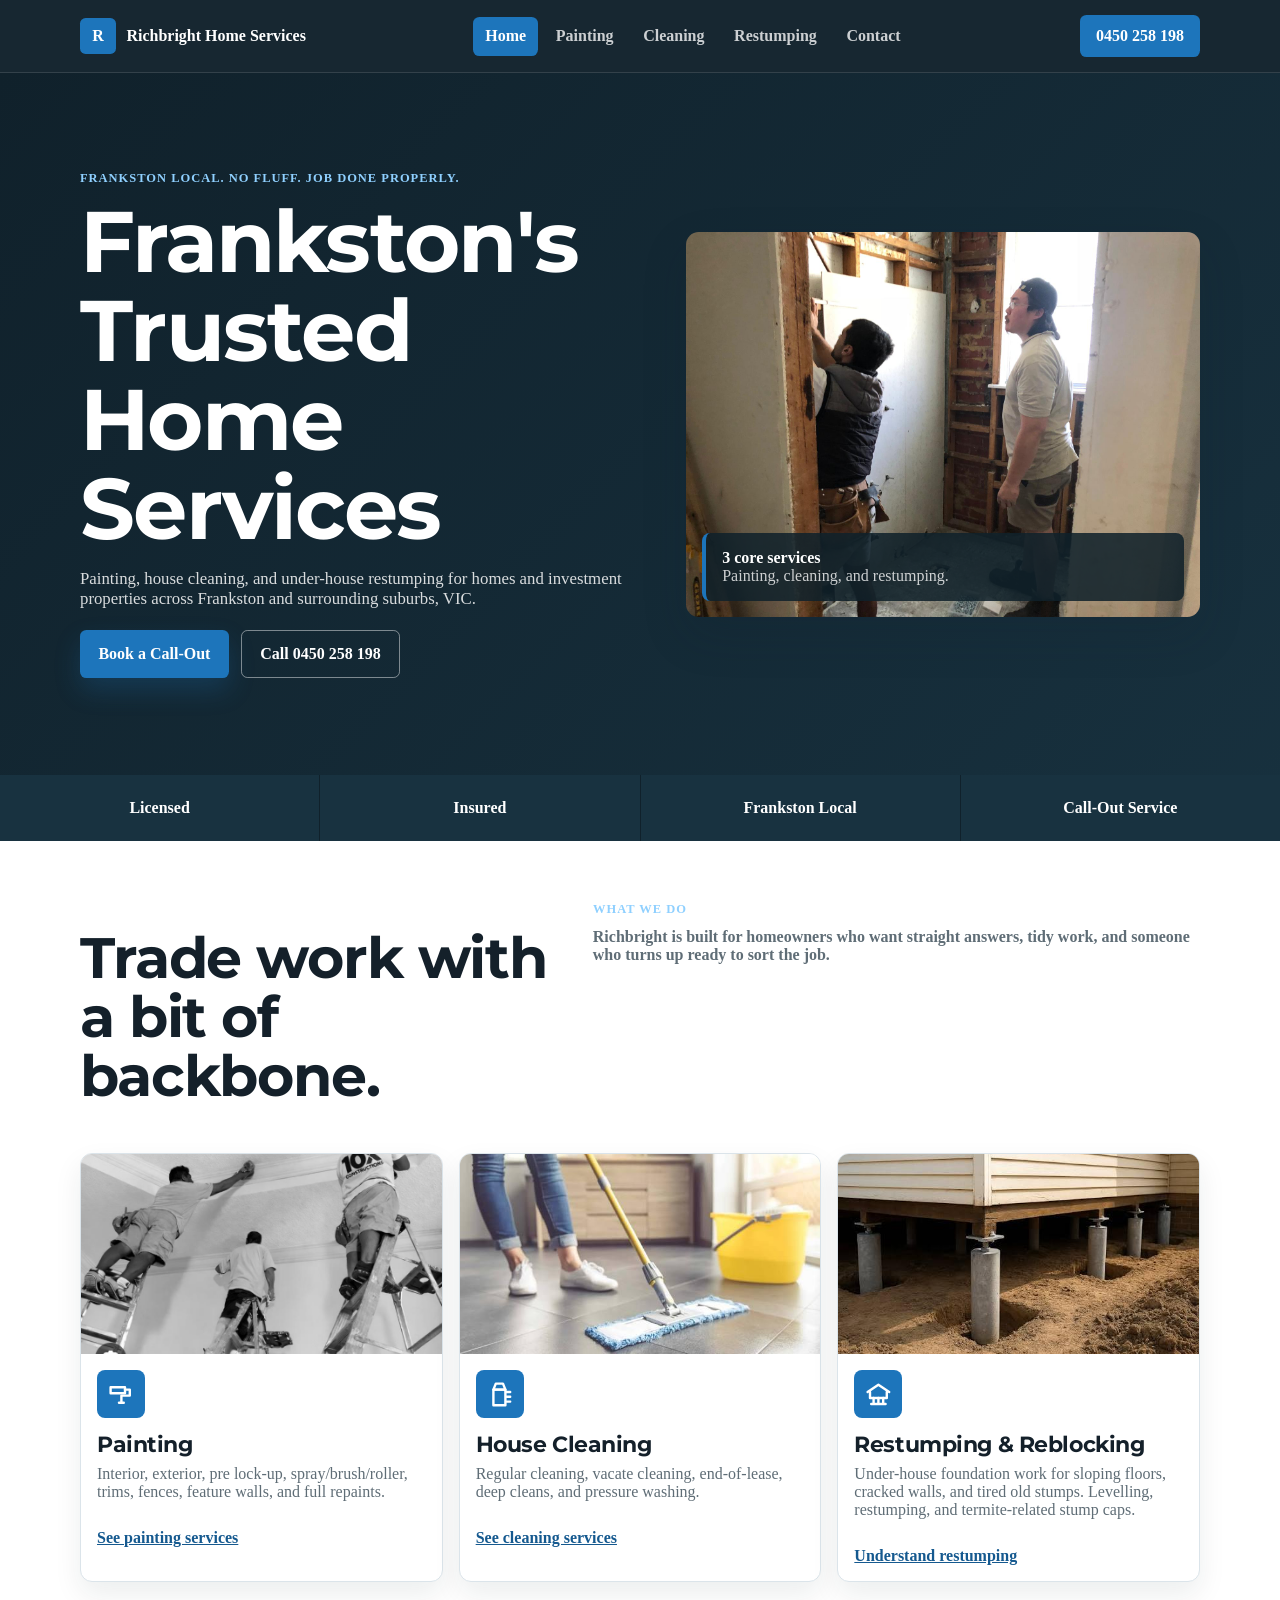
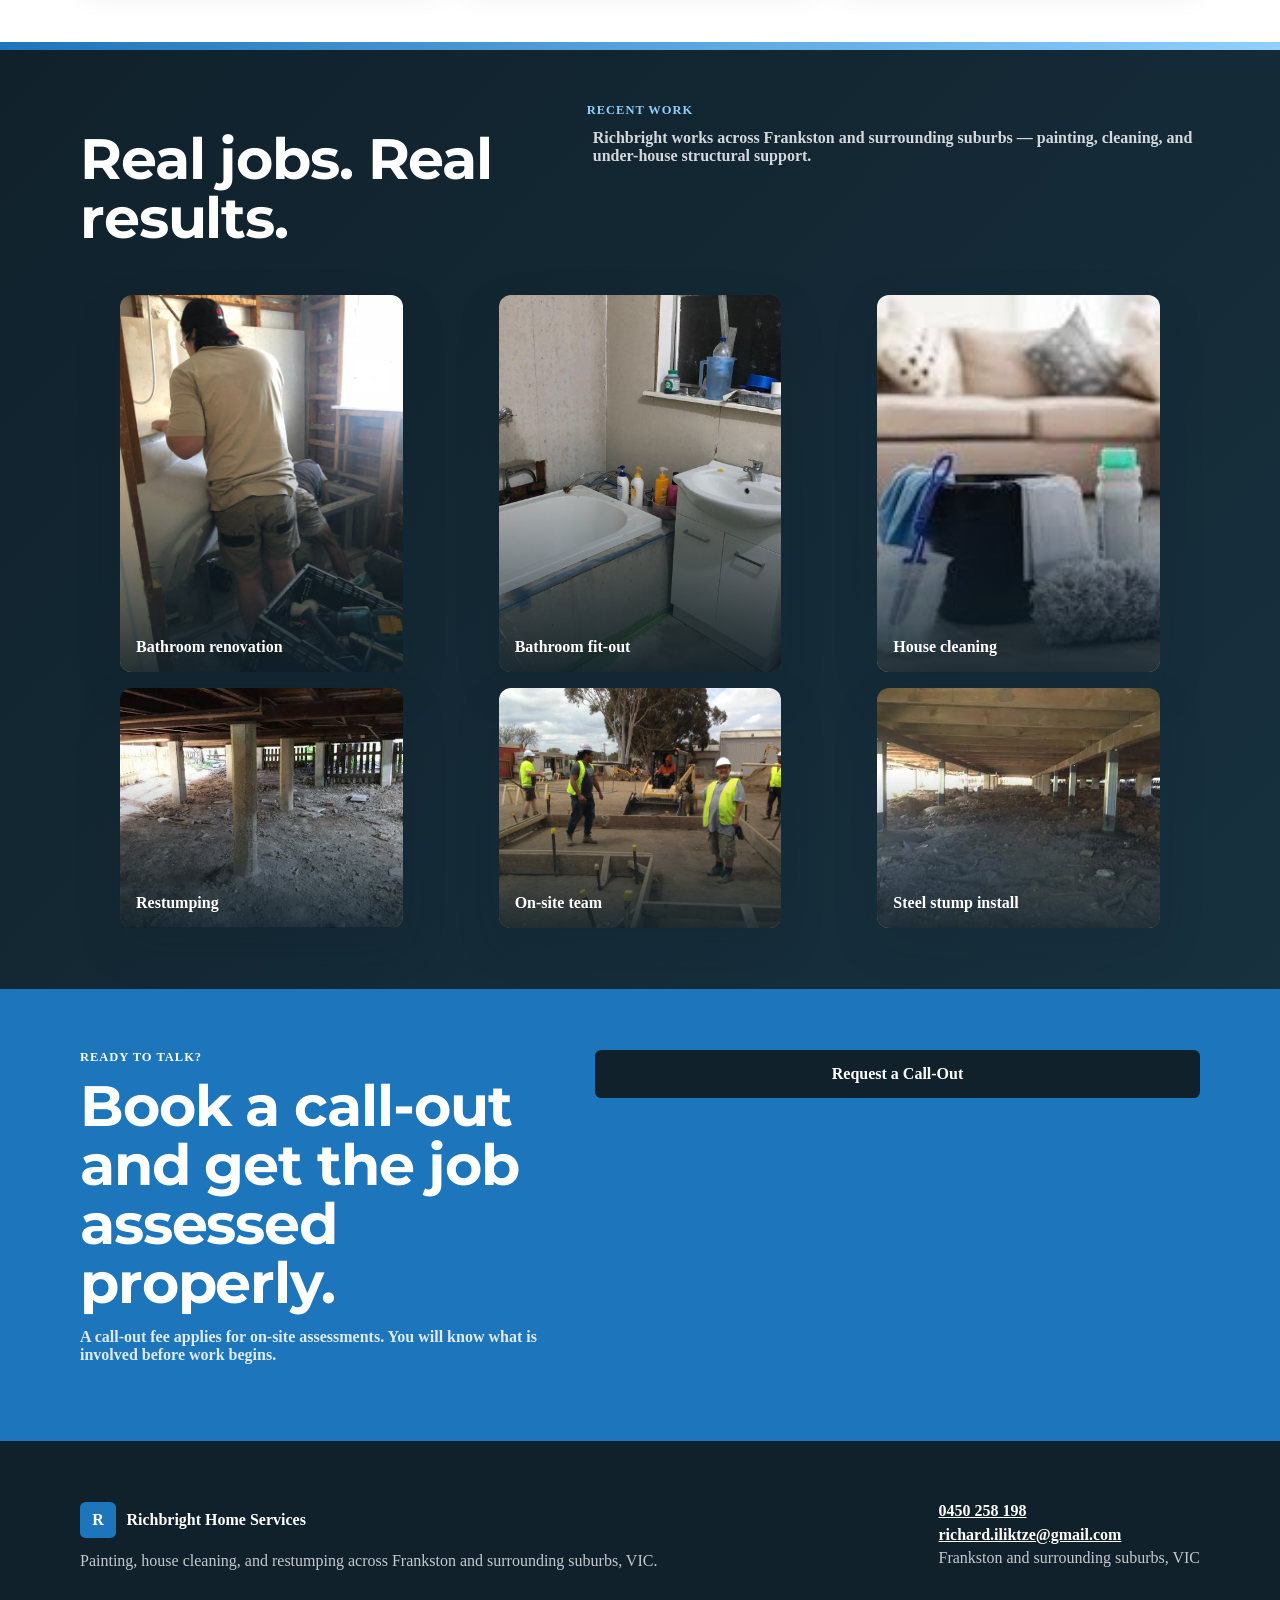
<file: index.html>
<!DOCTYPE html>
<html lang="en-AU">
<head>
  <meta charset="UTF-8">
  <meta name="viewport" content="width=device-width, initial-scale=1.0">
  <meta name="description" content="Richbright Home Services provides painting, house cleaning, and restumping services across Frankston and surrounding suburbs, VIC. Book a call-out today.">
  <title>Richbright Home Services | Frankston Painting, Cleaning & Restumping</title>
  <link rel="preconnect" href="https://fonts.googleapis.com">
  <link rel="preconnect" href="https://fonts.gstatic.com" crossorigin>
  <link href="https://fonts.googleapis.com/css2?family=Inter:wght@500;600;700;800;900&family=Montserrat:wght@700;800;900&display=swap" rel="stylesheet">
  <link rel="stylesheet" href="styles.css">
</head>
<body>
  <header class="site-header">
    <a class="brand" href="index.html" aria-label="Richbright Home Services home">
      <span class="brand-mark" aria-hidden="true">R</span>
      <span>Richbright Home Services</span>
    </a>
    <button class="nav-toggle" type="button" aria-expanded="false" aria-controls="primary-nav">
      <span>Menu</span>
    </button>
    <nav class="primary-nav" id="primary-nav" aria-label="Primary navigation">
      <a class="active" href="index.html">Home</a>
      <a href="painting.html">Painting</a>
      <a href="cleaning.html">Cleaning</a>
      <a href="restumping.html">Restumping</a>
      <a href="contact.html">Contact</a>
    </nav>
    <a class="header-cta" href="tel:+61450258198">0450 258 198</a>
  </header>

  <main>
    <section class="hero home-hero">
      <div class="hero-copy">
        <p class="eyebrow">Frankston local. No fluff. Job done properly.</p>
        <h1>Frankston's Trusted Home Services</h1>
        <p class="hero-lead">Painting, house cleaning, and under-house restumping for homes and investment properties across Frankston and surrounding suburbs, VIC.</p>
        <div class="hero-actions">
          <a class="button button-primary" href="contact.html">Book a Call-Out</a>
          <a class="button button-ghost" href="tel:+61450258198">Call 0450 258 198</a>
        </div>
      </div>
      <div class="hero-media">
        <img src="assets/images/team-richard-hallway.jpg" alt="Richard and team on the job in Frankston">
        <div class="media-badge">
          <strong>3 core services</strong>
          <span>Painting, cleaning, and restumping.</span>
        </div>
      </div>
    </section>

    <section class="trust-strip" aria-label="Business trust points">
      <span>Licensed</span>
      <span>Insured</span>
      <span>Frankston Local</span>
      <span>Call-Out Service</span>
    </section>

    <section class="section light-section">
      <div class="section-kicker">What we do</div>
      <div class="section-heading split-heading">
        <h2>Trade work with a bit of backbone.</h2>
        <p>Richbright is built for homeowners who want straight answers, tidy work, and someone who turns up ready to sort the job.</p>
      </div>
      <div class="card-grid service-preview-grid">
        <article class="preview-card">
          <img src="assets/images/painting-team-ladders.jpg" alt="Richbright painting team at work">
          <div class="icon-box" aria-hidden="true"><svg viewBox="0 0 24 24"><path d="M3 6h12v5H3z"></path><path d="M15 8h4v5h-7v6"></path><path d="M10 19h4"></path></svg></div>
          <h3>Painting</h3>
          <p>Interior, exterior, pre lock-up, spray/brush/roller, trims, fences, feature walls, and full repaints.</p>
          <a class="text-link" href="painting.html">See painting services</a>
        </article>
        <article class="preview-card">
          <img src="assets/images/cleaning-mopping.jpg" alt="Professional house cleaning in Frankston">
          <div class="icon-box" aria-hidden="true"><svg viewBox="0 0 24 24"><path d="M9 3h6l2 5H7z"></path><path d="M7 8h10v13H7z"></path><path d="M18 10h3M18 14h3M18 18h3"></path></svg></div>
          <h3>House Cleaning</h3>
          <p>Regular cleaning, vacate cleaning, end-of-lease, deep cleans, and pressure washing.</p>
          <a class="text-link" href="cleaning.html">See cleaning services</a>
        </article>
        <article class="preview-card">
          <img src="assets/images/restumping-concrete-stumps.jpg" alt="Concrete stumps installed under a Frankston home">
          <div class="icon-box" aria-hidden="true"><svg viewBox="0 0 24 24"><path d="M3 10 12 4l9 6"></path><path d="M5 10v5h14v-5"></path><path d="M6 20h12M8 15v5M12 15v5M16 15v5"></path></svg></div>
          <h3>Restumping &amp; Reblocking</h3>
          <p>Under-house foundation work for sloping floors, cracked walls, and tired old stumps. Levelling, restumping, and termite-related stump caps.</p>
          <a class="text-link" href="restumping.html">Understand restumping</a>
        </article>
      </div>
    </section>

    <section class="section dark-band diagonal">
      <div class="section-kicker">Recent work</div>
      <div class="section-heading split-heading">
        <h2>Real jobs. Real results.</h2>
        <p>Richbright works across Frankston and surrounding suburbs — painting, cleaning, and under-house structural support.</p>
      </div>
      <div class="gallery-grid">
        <figure class="photo-tile"><img src="assets/images/team-installing-wall.jpg" alt="Team installing walls during bathroom renovation"><figcaption>Bathroom renovation</figcaption></figure>
        <figure class="photo-tile"><img src="assets/images/bathroom-new-bath.jpg" alt="New bath installed during renovation"><figcaption>Bathroom fit-out</figcaption></figure>
        <figure class="photo-tile"><img src="assets/images/cleaning-supplies.jpg" alt="Professional cleaning supplies"><figcaption>House cleaning</figcaption></figure>
        <figure class="photo-tile"><img src="assets/images/restumping-under-house.jpg" alt="Restumping work under a Victorian home"><figcaption>Restumping</figcaption></figure>
        <figure class="photo-tile"><img src="assets/images/team-construction-4.jpg" alt="Richbright team on site"><figcaption>On-site team</figcaption></figure>
        <figure class="photo-tile"><img src="assets/images/restumping-steel-stumps.jpg" alt="Steel stumps installed under house"><figcaption>Steel stump install</figcaption></figure>
      </div>
    </section>

    <section class="section cta-panel">
      <div>
        <p class="eyebrow">Ready to talk?</p>
        <h2>Book a call-out and get the job assessed properly.</h2>
        <p>A call-out fee applies for on-site assessments. You will know what is involved before work begins.</p>
      </div>
      <a class="button button-primary" href="contact.html">Request a Call-Out</a>
    </section>
  </main>

  <footer class="site-footer">
    <div>
      <a class="brand footer-brand" href="index.html">
        <span class="brand-mark" aria-hidden="true">R</span>
        <span>Richbright Home Services</span>
      </a>
      <p>Painting, house cleaning, and restumping across Frankston and surrounding suburbs, VIC.</p>
    </div>
    <address>
      <a href="tel:+61450258198">0450 258 198</a>
      <a href="mailto:richard.iliktze@gmail.com">richard.iliktze@gmail.com</a>
      <span>Frankston and surrounding suburbs, VIC</span>
    </address>
  </footer>

  <div class="mobile-action-bar" aria-label="Quick contact actions">
    <a href="tel:+61450258198">Call</a>
    <a href="contact.html">Book Call-Out</a>
  </div>

  <script src="script.js"></script>
</body>
</html>
</file>
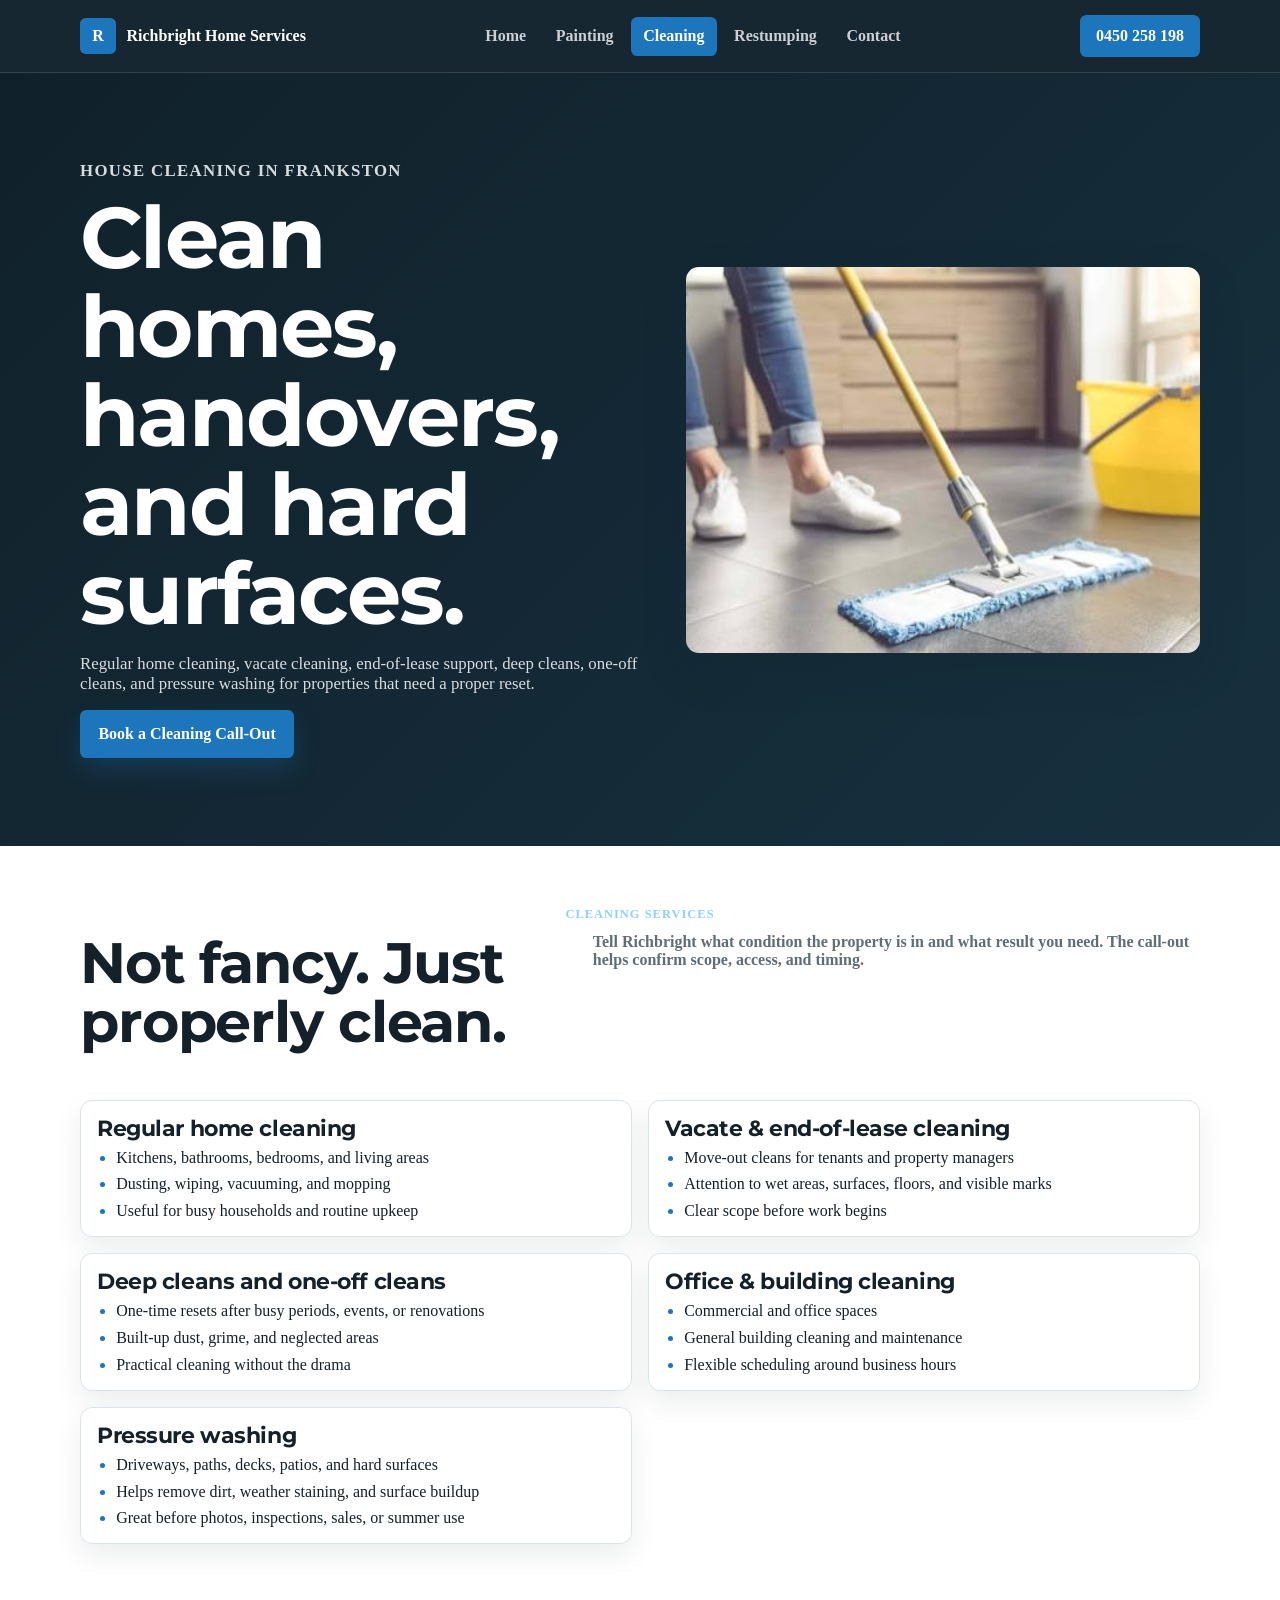
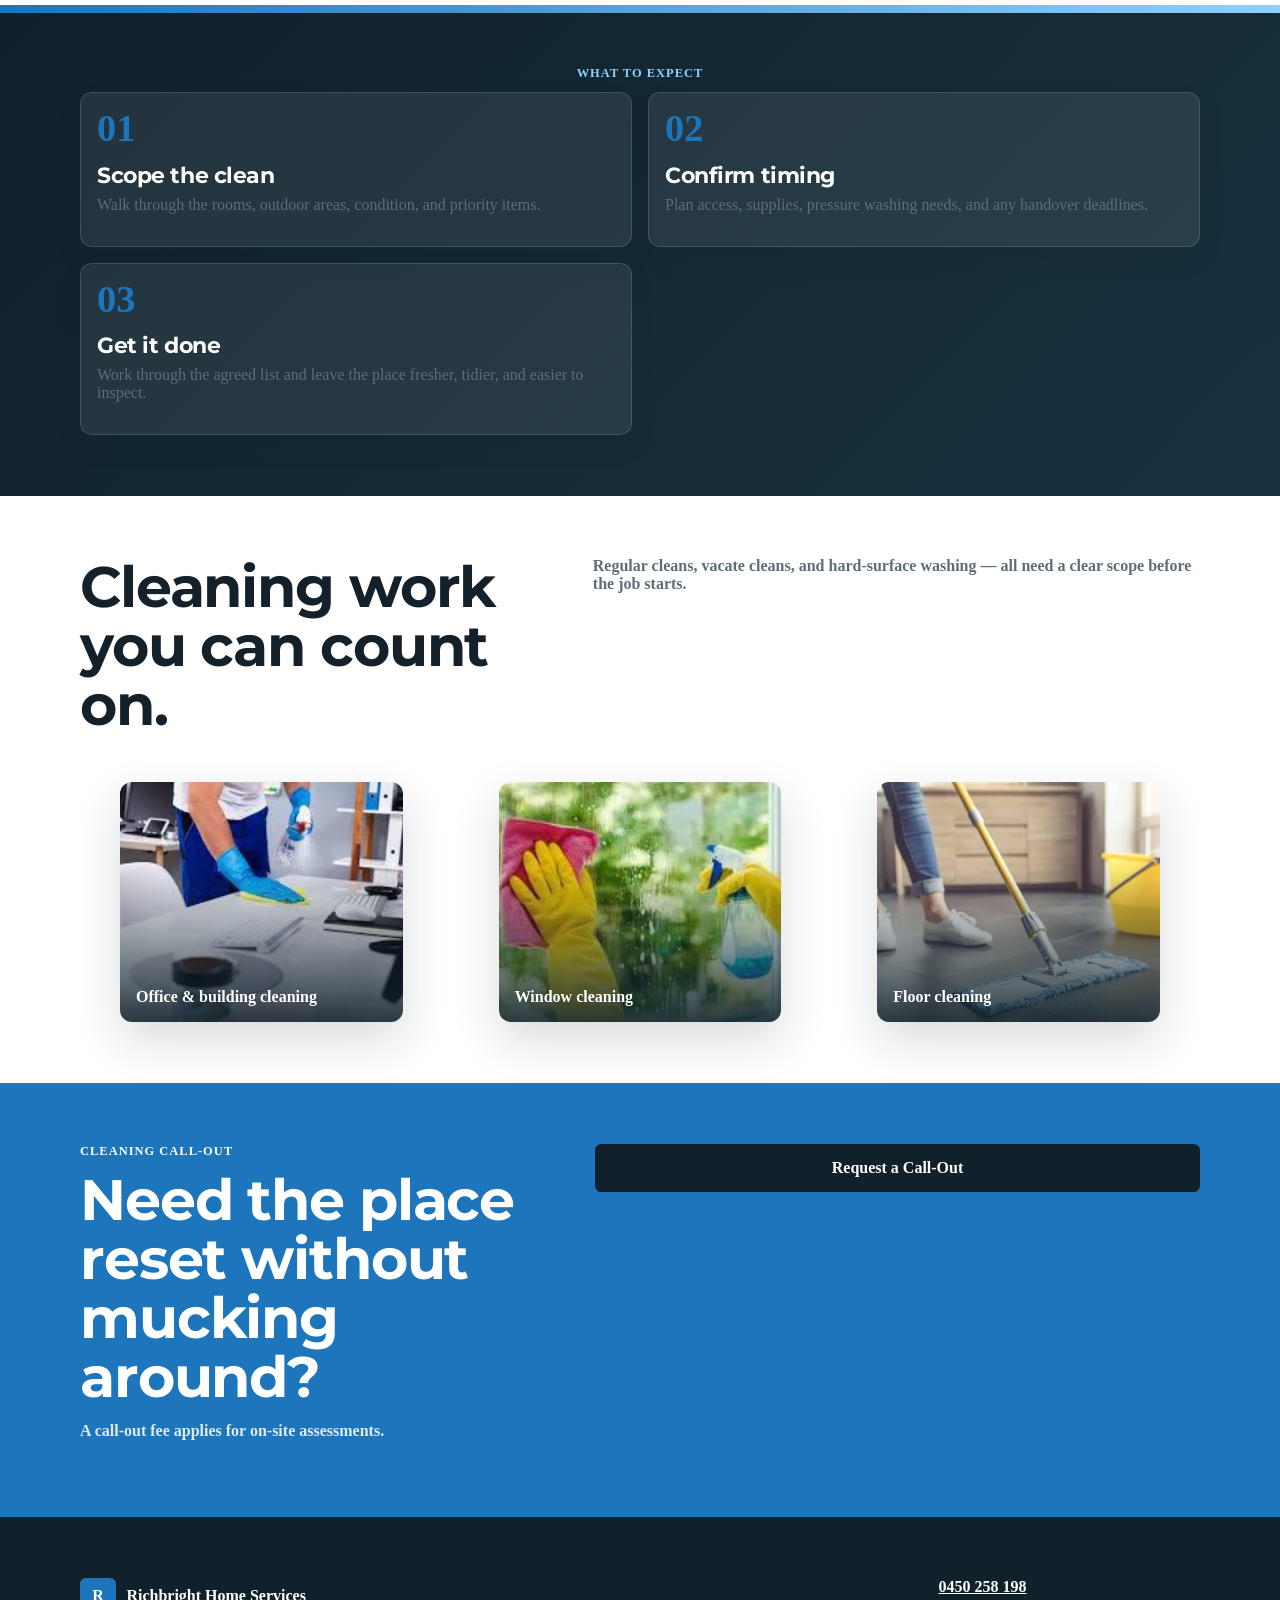
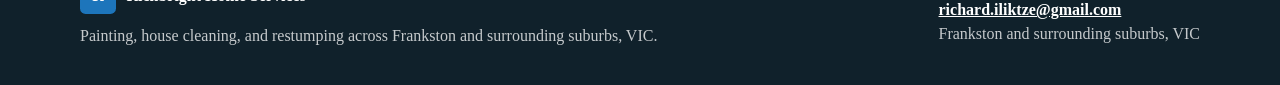
<file: cleaning.html>
<!DOCTYPE html>
<html lang="en-AU">
<head>
  <meta charset="UTF-8">
  <meta name="viewport" content="width=device-width, initial-scale=1.0">
  <meta name="description" content="House cleaning services in Frankston and surrounding suburbs, VIC. Regular cleaning, vacate cleaning, end-of-lease, deep cleans, and pressure washing.">
  <title>House Cleaning Frankston | Richbright Home Services</title>
  <link rel="preconnect" href="https://fonts.googleapis.com">
  <link rel="preconnect" href="https://fonts.gstatic.com" crossorigin>
  <link href="https://fonts.googleapis.com/css2?family=Inter:wght@500;600;700;800;900&family=Montserrat:wght@700;800;900&display=swap" rel="stylesheet">
  <link rel="stylesheet" href="styles.css">
</head>
<body>
  <header class="site-header">
    <a class="brand" href="index.html"><span class="brand-mark" aria-hidden="true">R</span><span>Richbright Home Services</span></a>
    <button class="nav-toggle" type="button" aria-expanded="false" aria-controls="primary-nav"><span>Menu</span></button>
    <nav class="primary-nav" id="primary-nav" aria-label="Primary navigation">
      <a href="index.html">Home</a>
      <a href="painting.html">Painting</a>
      <a class="active" href="cleaning.html">Cleaning</a>
      <a href="restumping.html">Restumping</a>
      <a href="contact.html">Contact</a>
    </nav>
    <a class="header-cta" href="tel:+61450258198">0450 258 198</a>
  </header>

  <main>
    <section class="page-hero clean-hero">
      <div>
        <p class="eyebrow">House cleaning in Frankston</p>
        <h1>Clean homes, handovers, and hard surfaces.</h1>
        <p>Regular home cleaning, vacate cleaning, end-of-lease support, deep cleans, one-off cleans, and pressure washing for properties that need a proper reset.</p>
        <a class="button button-primary" href="contact.html">Book a Cleaning Call-Out</a>
      </div>
      <div class="hero-media">
        <img src="assets/images/cleaning-mopping.jpg" alt="Professional house cleaning in Frankston">
      </div>
    </section>

    <section class="section light-section">
      <div class="section-kicker">Cleaning services</div>
      <div class="section-heading split-heading">
        <h2>Not fancy. Just properly clean.</h2>
        <p>Tell Richbright what condition the property is in and what result you need. The call-out helps confirm scope, access, and timing.</p>
      </div>
      <div class="card-grid detail-card-grid">
        <article class="detail-card">
          <h3>Regular home cleaning</h3>
          <ul>
            <li>Kitchens, bathrooms, bedrooms, and living areas</li>
            <li>Dusting, wiping, vacuuming, and mopping</li>
            <li>Useful for busy households and routine upkeep</li>
          </ul>
        </article>
        <article class="detail-card">
          <h3>Vacate &amp; end-of-lease cleaning</h3>
          <ul>
            <li>Move-out cleans for tenants and property managers</li>
            <li>Attention to wet areas, surfaces, floors, and visible marks</li>
            <li>Clear scope before work begins</li>
          </ul>
        </article>
        <article class="detail-card">
          <h3>Deep cleans and one-off cleans</h3>
          <ul>
            <li>One-time resets after busy periods, events, or renovations</li>
            <li>Built-up dust, grime, and neglected areas</li>
            <li>Practical cleaning without the drama</li>
          </ul>
        </article>
        <article class="detail-card">
          <h3>Office &amp; building cleaning</h3>
          <ul>
            <li>Commercial and office spaces</li>
            <li>General building cleaning and maintenance</li>
            <li>Flexible scheduling around business hours</li>
          </ul>
        </article>
        <article class="detail-card">
          <h3>Pressure washing</h3>
          <ul>
            <li>Driveways, paths, decks, patios, and hard surfaces</li>
            <li>Helps remove dirt, weather staining, and surface buildup</li>
            <li>Great before photos, inspections, sales, or summer use</li>
          </ul>
        </article>
      </div>
    </section>

    <section class="section dark-band diagonal">
      <div class="section-kicker">What to expect</div>
      <div class="process-grid three-step">
        <article><span>01</span><h3>Scope the clean</h3><p>Walk through the rooms, outdoor areas, condition, and priority items.</p></article>
        <article><span>02</span><h3>Confirm timing</h3><p>Plan access, supplies, pressure washing needs, and any handover deadlines.</p></article>
        <article><span>03</span><h3>Get it done</h3><p>Work through the agreed list and leave the place fresher, tidier, and easier to inspect.</p></article>
      </div>
    </section>

    <section class="section light-section">
      <div class="section-heading split-heading">
        <h2>Cleaning work you can count on.</h2>
        <p>Regular cleans, vacate cleans, and hard-surface washing — all need a clear scope before the job starts.</p>
      </div>
      <div class="gallery-grid light-gallery">
        <figure class="photo-tile"><img src="assets/images/cleaning-office.jpg" alt="Office cleaning in Frankston"><figcaption>Office &amp; building cleaning</figcaption></figure>
        <figure class="photo-tile"><img src="assets/images/cleaning-window.jpg" alt="Window cleaning service"><figcaption>Window cleaning</figcaption></figure>
        <figure class="photo-tile"><img src="assets/images/cleaning-mopping.jpg" alt="Floor mopping and cleaning"><figcaption>Floor cleaning</figcaption></figure>
      </div>
    </section>

    <section class="section cta-panel">
      <div>
        <p class="eyebrow">Cleaning call-out</p>
        <h2>Need the place reset without mucking around?</h2>
        <p>A call-out fee applies for on-site assessments.</p>
      </div>
      <a class="button button-primary" href="contact.html">Request a Call-Out</a>
    </section>
  </main>

  <footer class="site-footer">
    <div><a class="brand footer-brand" href="index.html"><span class="brand-mark" aria-hidden="true">R</span><span>Richbright Home Services</span></a><p>Painting, house cleaning, and restumping across Frankston and surrounding suburbs, VIC.</p></div>
    <address><a href="tel:+61450258198">0450 258 198</a><a href="mailto:richard.iliktze@gmail.com">richard.iliktze@gmail.com</a><span>Frankston and surrounding suburbs, VIC</span></address>
  </footer>
  <div class="mobile-action-bar" aria-label="Quick contact actions"><a href="tel:+61450258198">Call</a><a href="contact.html">Book Call-Out</a></div>
  <script src="script.js"></script>
</body>
</html>
</file>
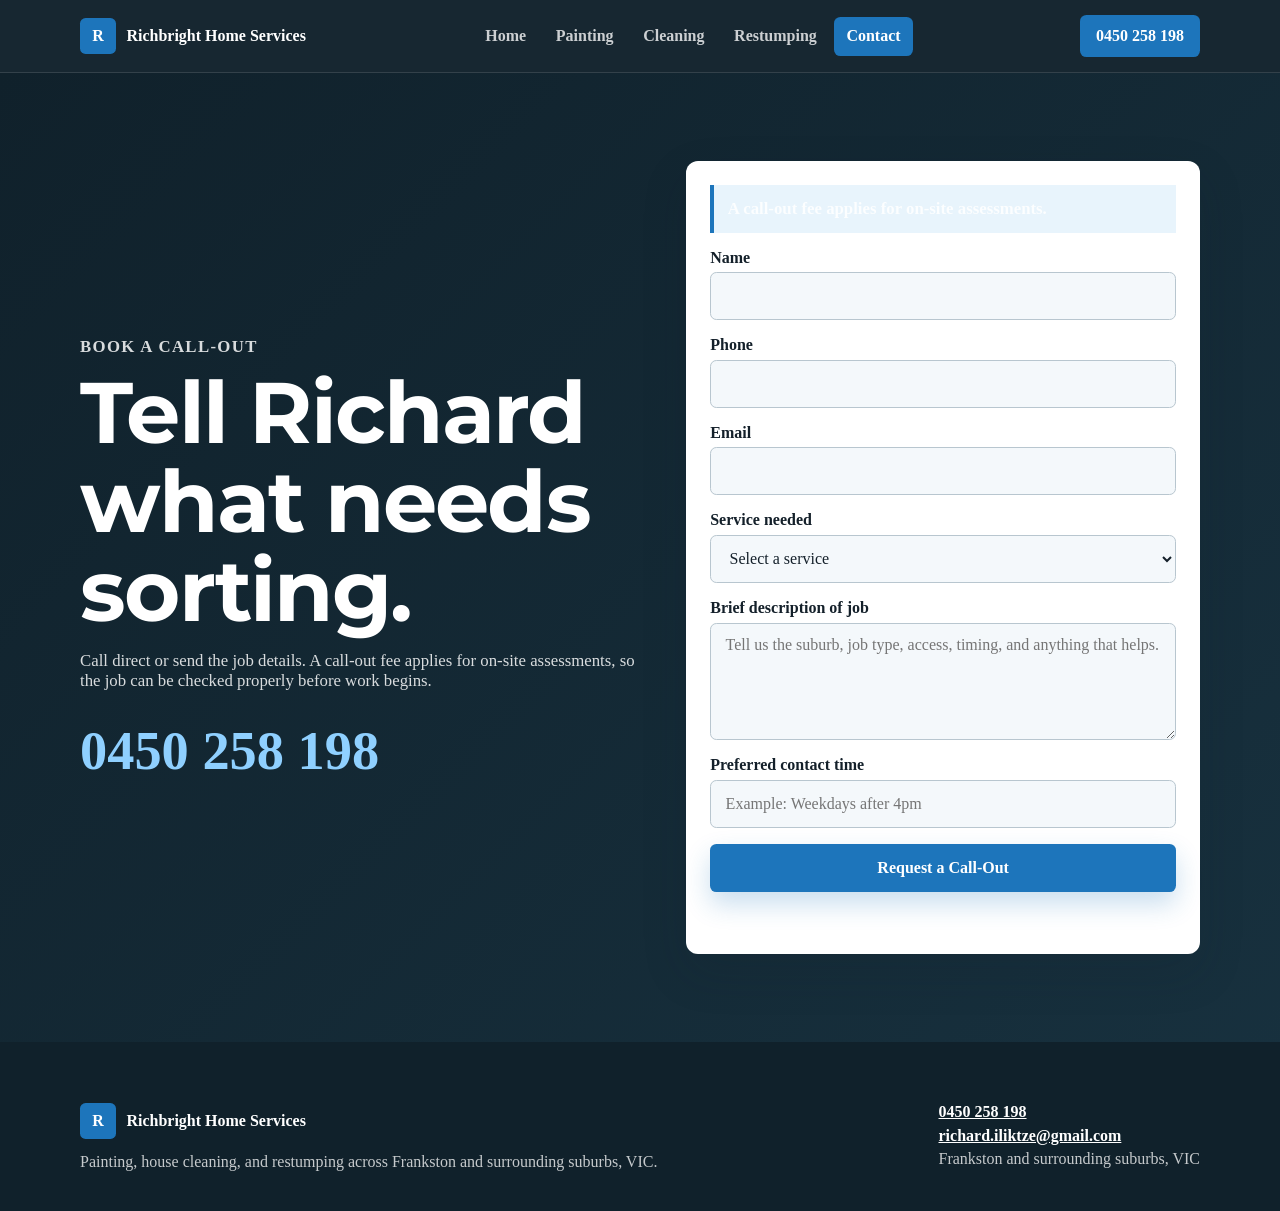
<file: contact.html>
<!DOCTYPE html>
<html lang="en-AU">
<head>
  <meta charset="UTF-8">
  <meta name="viewport" content="width=device-width, initial-scale=1.0">
  <meta name="description" content="Book a call-out with Richbright Home Services in Frankston. Call 0450 258 198 for painting, cleaning, restumping, reblocking, and relevelling.">
  <title>Book a Call-Out | Richbright Home Services Frankston</title>
  <link rel="preconnect" href="https://fonts.googleapis.com">
  <link rel="preconnect" href="https://fonts.gstatic.com" crossorigin>
  <link href="https://fonts.googleapis.com/css2?family=Inter:wght@500;600;700;800;900&family=Montserrat:wght@700;800;900&display=swap" rel="stylesheet">
  <link rel="stylesheet" href="styles.css">
</head>
<body>
  <header class="site-header">
    <a class="brand" href="index.html"><span class="brand-mark" aria-hidden="true">R</span><span>Richbright Home Services</span></a>
    <button class="nav-toggle" type="button" aria-expanded="false" aria-controls="primary-nav"><span>Menu</span></button>
    <nav class="primary-nav" id="primary-nav" aria-label="Primary navigation">
      <a href="index.html">Home</a>
      <a href="painting.html">Painting</a>
      <a href="cleaning.html">Cleaning</a>
      <a href="restumping.html">Restumping</a>
      <a class="active" href="contact.html">Contact</a>
    </nav>
    <a class="header-cta" href="tel:+61450258198">0450 258 198</a>
  </header>

  <main>
    <section class="contact-hero">
      <div>
        <p class="eyebrow">Book a call-out</p>
        <h1>Tell Richard what needs sorting.</h1>
        <p>Call direct or send the job details. A call-out fee applies for on-site assessments, so the job can be checked properly before work begins.</p>
        <a class="phone-feature" href="tel:+61450258198">0450 258 198</a>
      </div>
      <form class="contact-form" id="callout-form" action="https://formsubmit.co/richard.iliktze@gmail.com" method="POST" novalidate>
        <input type="hidden" name="_subject" value="New Call-Out Request — Richbright Home Services">
        <input type="hidden" name="_captcha" value="false">
        <input type="hidden" name="_next" value="https://welcometothenextlevel.github.io/richardtrades/contact.html">
        <p class="form-note">A call-out fee applies for on-site assessments.</p>
        <div class="form-row">
          <label for="name">Name</label>
          <input type="text" id="name" name="name" autocomplete="name" required>
        </div>
        <div class="form-row">
          <label for="phone">Phone</label>
          <input type="tel" id="phone" name="phone" autocomplete="tel" required>
        </div>
        <div class="form-row">
          <label for="email">Email</label>
          <input type="email" id="email" name="email" autocomplete="email">
        </div>
        <div class="form-row">
          <label for="service">Service needed</label>
          <select id="service" name="service" required>
            <option value="">Select a service</option>
            <option>Painting — Interior</option>
            <option>Painting — Exterior</option>
            <option>Painting — Pre Lock-Up</option>
            <option>House Cleaning</option>
            <option>Vacate / End-of-Lease Cleaning</option>
            <option>Office / Building Cleaning</option>
            <option>Restumping / Reblocking / Relevelling</option>
            <option>Multiple services</option>
          </select>
        </div>
        <div class="form-row">
          <label for="message">Brief description of job</label>
          <textarea id="message" name="message" rows="5" placeholder="Tell us the suburb, job type, access, timing, and anything that helps."></textarea>
        </div>
        <div class="form-row">
          <label for="contact-time">Preferred contact time</label>
          <input type="text" id="contact-time" name="contact-time" placeholder="Example: Weekdays after 4pm">
        </div>
        <button class="button button-primary form-submit" type="submit">Request a Call-Out</button>
        <p class="form-status" id="form-status" role="status" aria-live="polite"></p>
      </form>
    </section>
  </main>

  <footer class="site-footer">
    <div><a class="brand footer-brand" href="index.html"><span class="brand-mark" aria-hidden="true">R</span><span>Richbright Home Services</span></a><p>Painting, house cleaning, and restumping across Frankston and surrounding suburbs, VIC.</p></div>
    <address><a href="tel:+61450258198">0450 258 198</a><a href="mailto:richard.iliktze@gmail.com">richard.iliktze@gmail.com</a><span>Frankston and surrounding suburbs, VIC</span></address>
  </footer>
  <div class="mobile-action-bar" aria-label="Quick contact actions"><a href="tel:+61450258198">Call</a><a href="contact.html">Book Call-Out</a></div>
  <script src="script.js"></script>
</body>
</html>
</file>
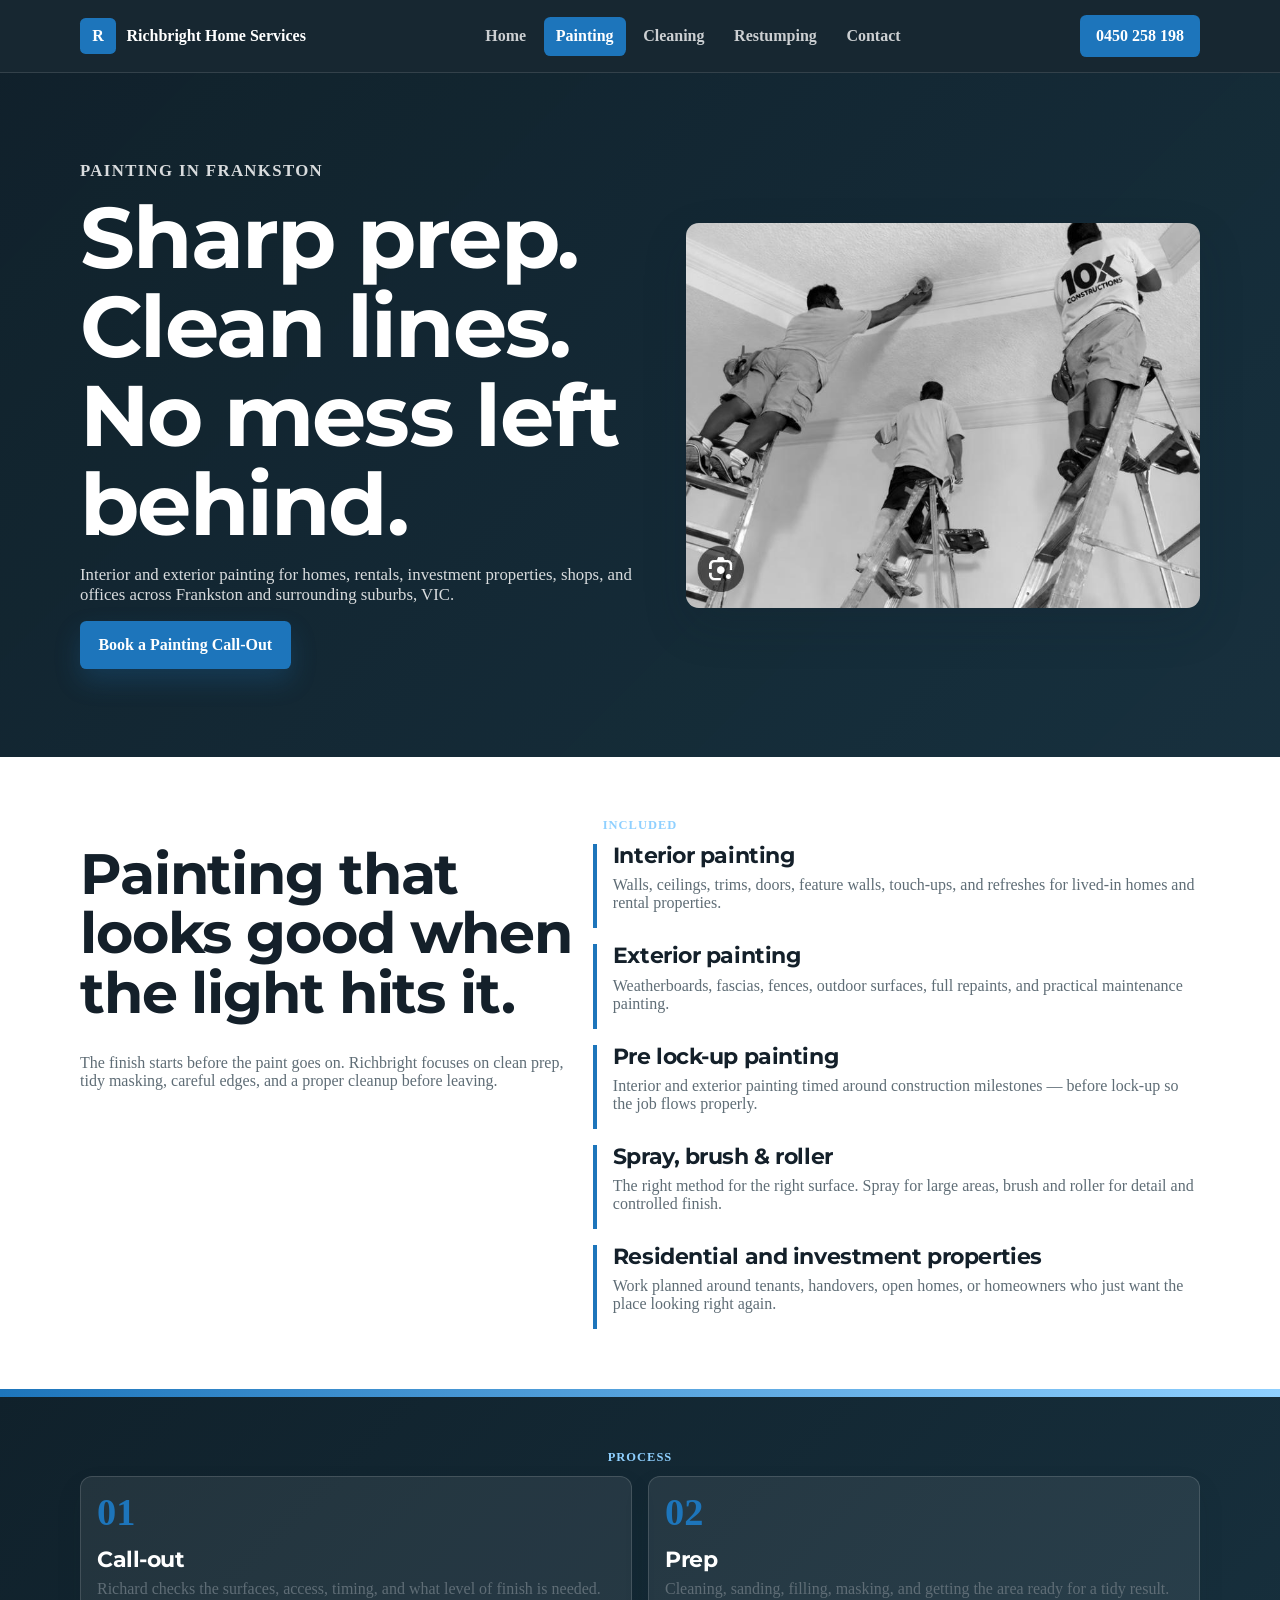
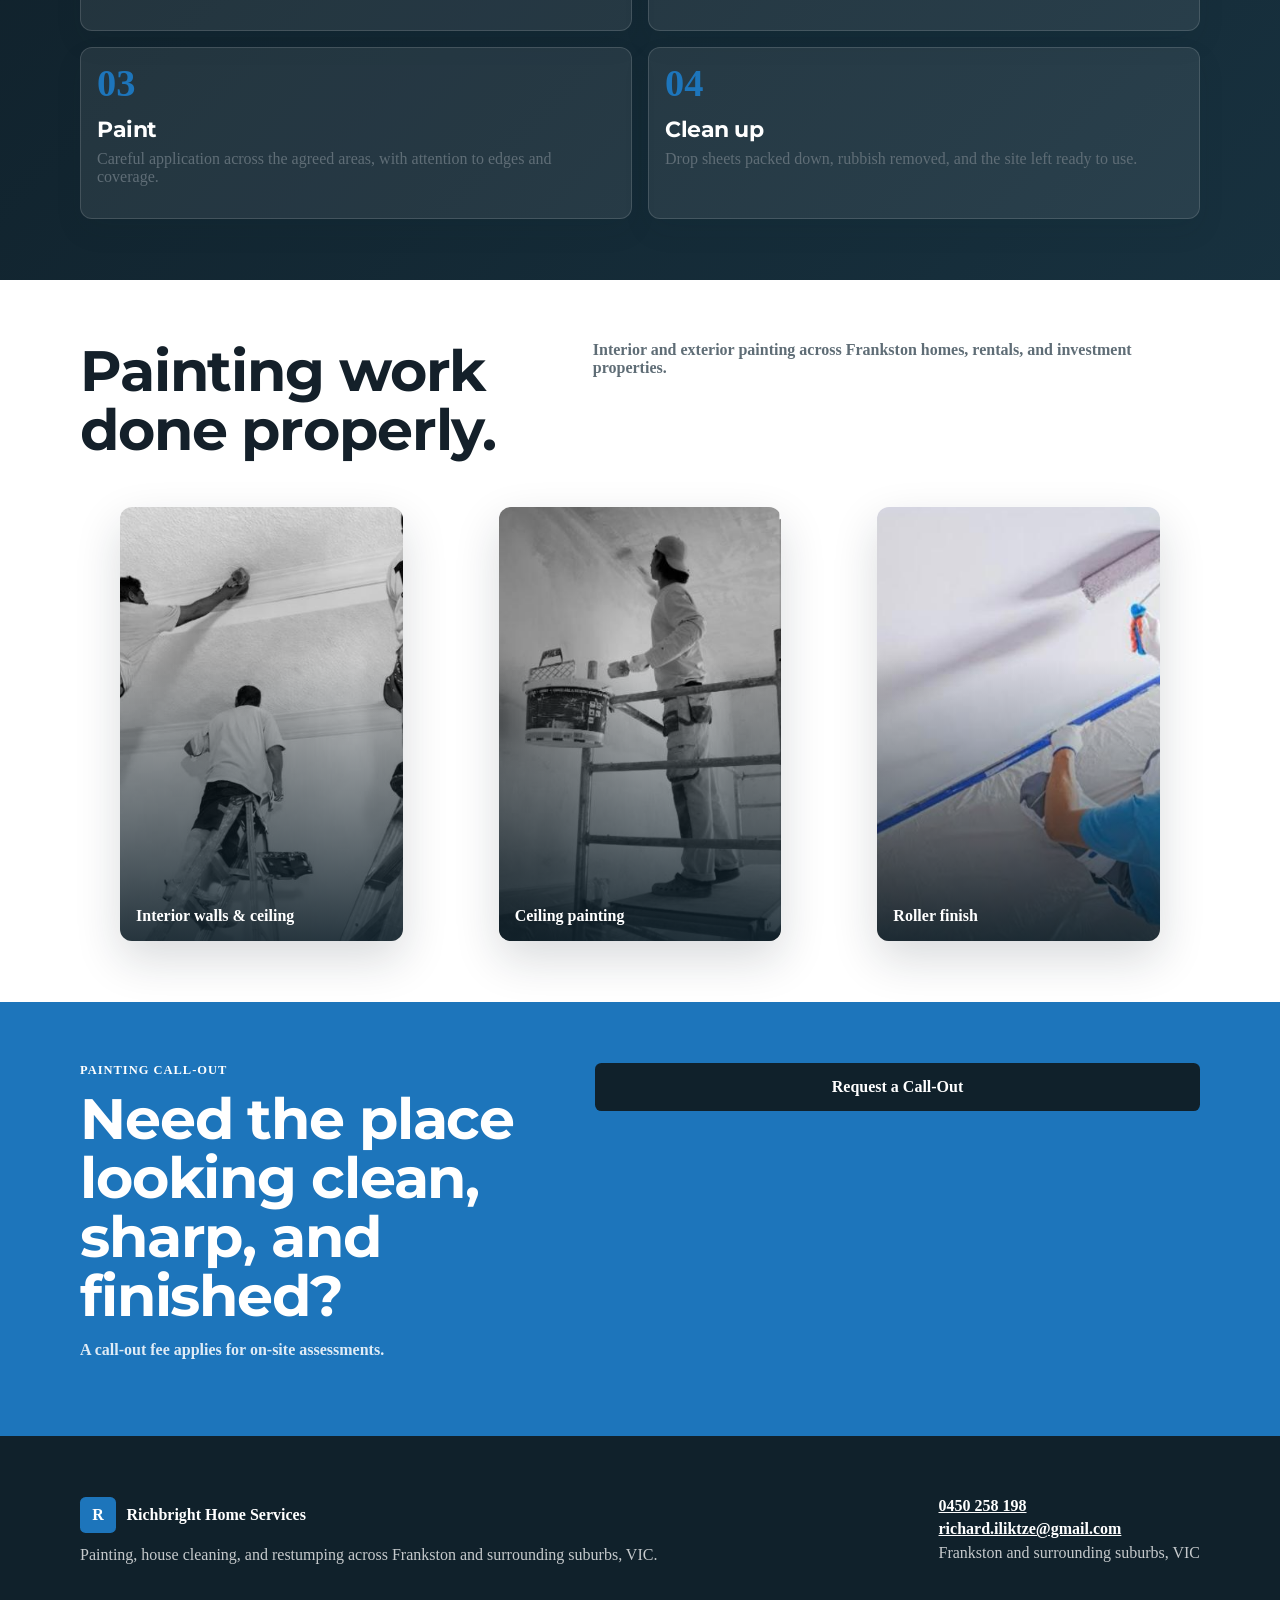
<file: painting.html>
<!DOCTYPE html>
<html lang="en-AU">
<head>
  <meta charset="UTF-8">
  <meta name="viewport" content="width=device-width, initial-scale=1.0">
  <meta name="description" content="Painting services in Frankston and surrounding suburbs, VIC. Interior painting, exterior painting, pre lock-up, spray/brush/roller, trims, feature walls, fences, and tidy preparation.">
  <title>Painting Services Frankston | Richbright Home Services</title>
  <link rel="preconnect" href="https://fonts.googleapis.com">
  <link rel="preconnect" href="https://fonts.gstatic.com" crossorigin>
  <link href="https://fonts.googleapis.com/css2?family=Inter:wght@500;600;700;800;900&family=Montserrat:wght@700;800;900&display=swap" rel="stylesheet">
  <link rel="stylesheet" href="styles.css">
</head>
<body>
  <header class="site-header">
    <a class="brand" href="index.html"><span class="brand-mark" aria-hidden="true">R</span><span>Richbright Home Services</span></a>
    <button class="nav-toggle" type="button" aria-expanded="false" aria-controls="primary-nav"><span>Menu</span></button>
    <nav class="primary-nav" id="primary-nav" aria-label="Primary navigation">
      <a href="index.html">Home</a>
      <a class="active" href="painting.html">Painting</a>
      <a href="cleaning.html">Cleaning</a>
      <a href="restumping.html">Restumping</a>
      <a href="contact.html">Contact</a>
    </nav>
    <a class="header-cta" href="tel:+61450258198">0450 258 198</a>
  </header>

  <main>
    <section class="page-hero paint-hero">
      <div>
        <p class="eyebrow">Painting in Frankston</p>
        <h1>Sharp prep. Clean lines. No mess left behind.</h1>
        <p>Interior and exterior painting for homes, rentals, investment properties, shops, and offices across Frankston and surrounding suburbs, VIC.</p>
        <a class="button button-primary" href="contact.html">Book a Painting Call-Out</a>
      </div>
      <div class="hero-media">
        <img src="assets/images/painting-team-ladders.jpg" alt="Richbright painting team working on interior">
      </div>
    </section>

    <section class="section light-section">
      <div class="section-kicker">Included</div>
      <div class="service-page-grid">
        <div class="big-service-copy">
          <h2>Painting that looks good when the light hits it.</h2>
          <p>The finish starts before the paint goes on. Richbright focuses on clean prep, tidy masking, careful edges, and a proper cleanup before leaving.</p>
        </div>
        <div class="feature-list">
          <article>
            <h3>Interior painting</h3>
            <p>Walls, ceilings, trims, doors, feature walls, touch-ups, and refreshes for lived-in homes and rental properties.</p>
          </article>
          <article>
            <h3>Exterior painting</h3>
            <p>Weatherboards, fascias, fences, outdoor surfaces, full repaints, and practical maintenance painting.</p>
          </article>
          <article>
            <h3>Pre lock-up painting</h3>
            <p>Interior and exterior painting timed around construction milestones — before lock-up so the job flows properly.</p>
          </article>
          <article>
            <h3>Spray, brush &amp; roller</h3>
            <p>The right method for the right surface. Spray for large areas, brush and roller for detail and controlled finish.</p>
          </article>
          <article>
            <h3>Residential and investment properties</h3>
            <p>Work planned around tenants, handovers, open homes, or homeowners who just want the place looking right again.</p>
          </article>
        </div>
      </div>
    </section>

    <section class="section dark-band diagonal">
      <div class="section-kicker">Process</div>
      <div class="process-grid">
        <article><span>01</span><h3>Call-out</h3><p>Richard checks the surfaces, access, timing, and what level of finish is needed.</p></article>
        <article><span>02</span><h3>Prep</h3><p>Cleaning, sanding, filling, masking, and getting the area ready for a tidy result.</p></article>
        <article><span>03</span><h3>Paint</h3><p>Careful application across the agreed areas, with attention to edges and coverage.</p></article>
        <article><span>04</span><h3>Clean up</h3><p>Drop sheets packed down, rubbish removed, and the site left ready to use.</p></article>
      </div>
    </section>

    <section class="section light-section">
      <div class="section-heading split-heading">
        <h2>Painting work done properly.</h2>
        <p>Interior and exterior painting across Frankston homes, rentals, and investment properties.</p>
      </div>
      <div class="gallery-grid light-gallery">
        <figure class="photo-tile"><img src="assets/images/painting-team-ladders.jpg" alt="Painting team working on interior walls and ceiling"><figcaption>Interior walls &amp; ceiling</figcaption></figure>
        <figure class="photo-tile"><img src="assets/images/painting-ceiling.jpg" alt="Painter applying paint to ceiling"><figcaption>Ceiling painting</figcaption></figure>
        <figure class="photo-tile"><img src="assets/images/painting-roller.jpg" alt="Roller painting in progress"><figcaption>Roller finish</figcaption></figure>
      </div>
    </section>

    <section class="section cta-panel">
      <div>
        <p class="eyebrow">Painting call-out</p>
        <h2>Need the place looking clean, sharp, and finished?</h2>
        <p>A call-out fee applies for on-site assessments.</p>
      </div>
      <a class="button button-primary" href="contact.html">Request a Call-Out</a>
    </section>
  </main>

  <footer class="site-footer">
    <div><a class="brand footer-brand" href="index.html"><span class="brand-mark" aria-hidden="true">R</span><span>Richbright Home Services</span></a><p>Painting, house cleaning, and restumping across Frankston and surrounding suburbs, VIC.</p></div>
    <address><a href="tel:+61450258198">0450 258 198</a><a href="mailto:richard.iliktze@gmail.com">richard.iliktze@gmail.com</a><span>Frankston and surrounding suburbs, VIC</span></address>
  </footer>
  <div class="mobile-action-bar" aria-label="Quick contact actions"><a href="tel:+61450258198">Call</a><a href="contact.html">Book Call-Out</a></div>
  <script src="script.js"></script>
</body>
</html>
</file>
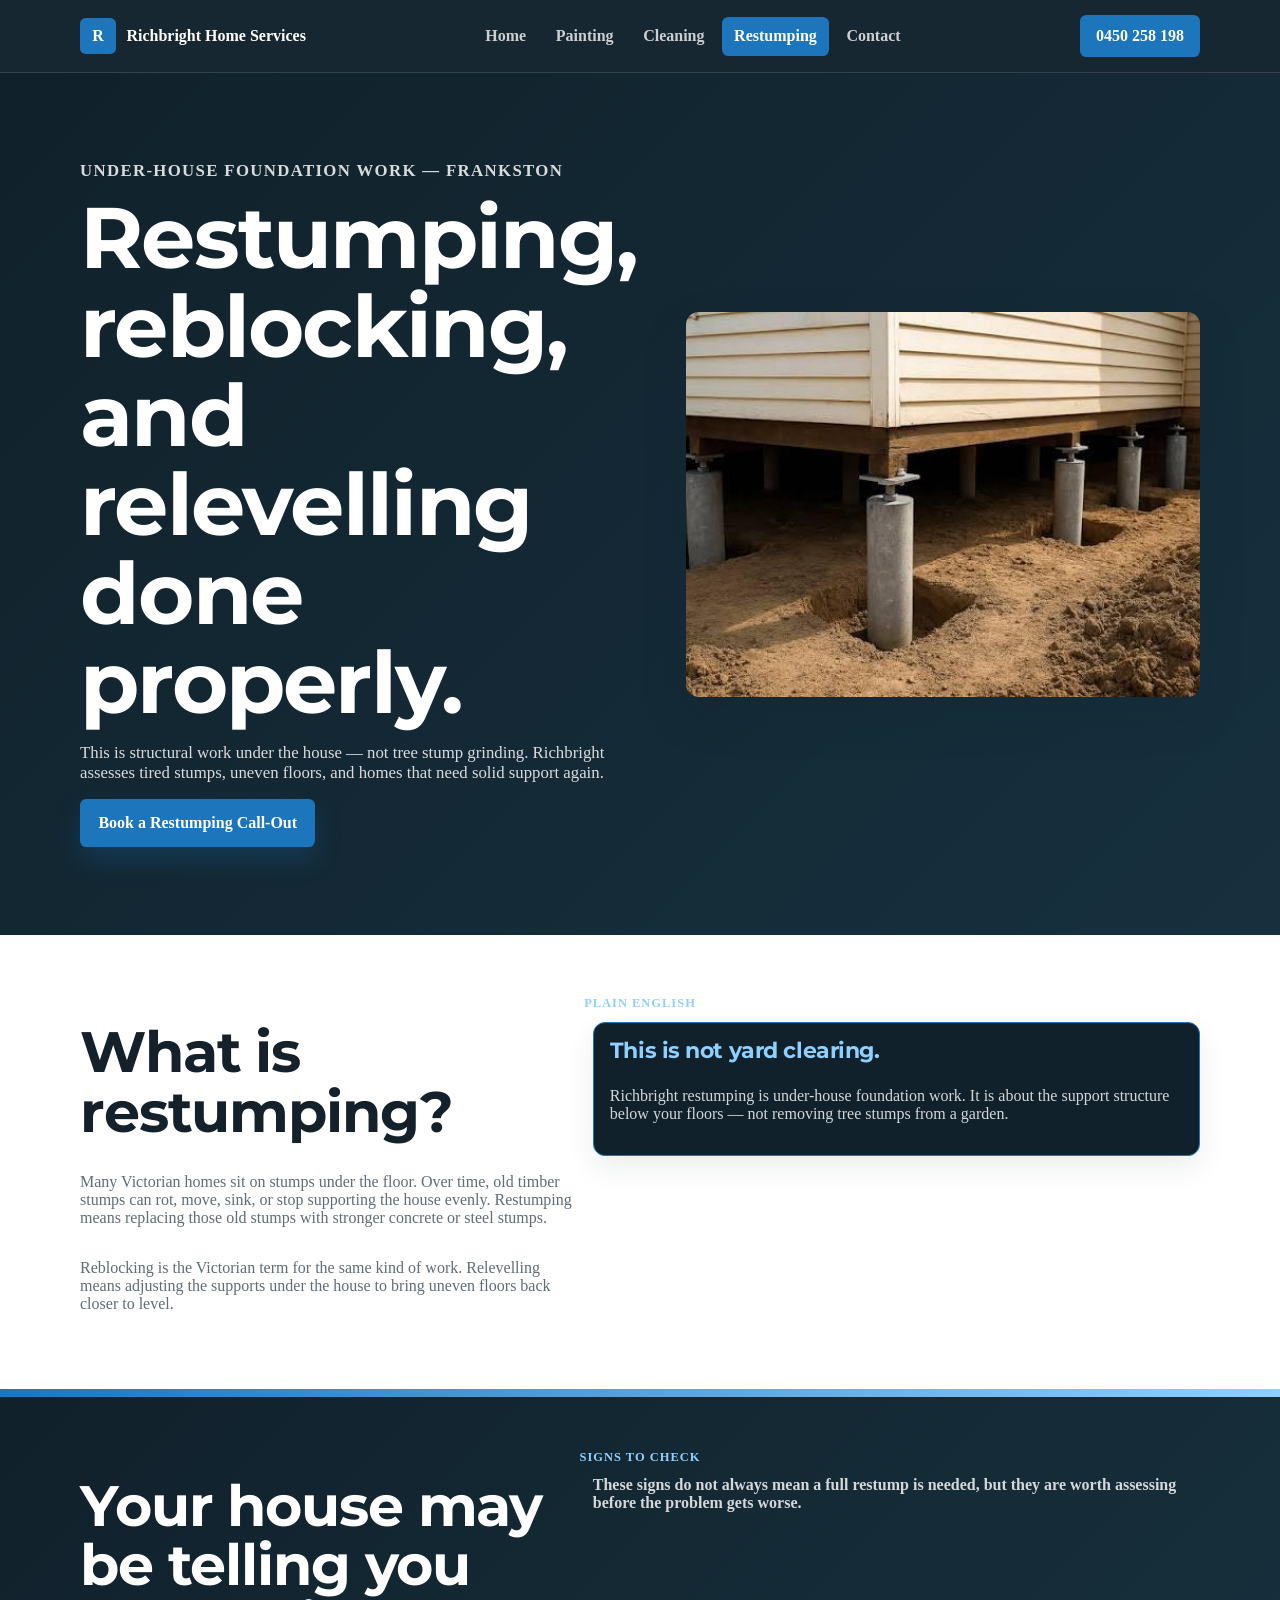
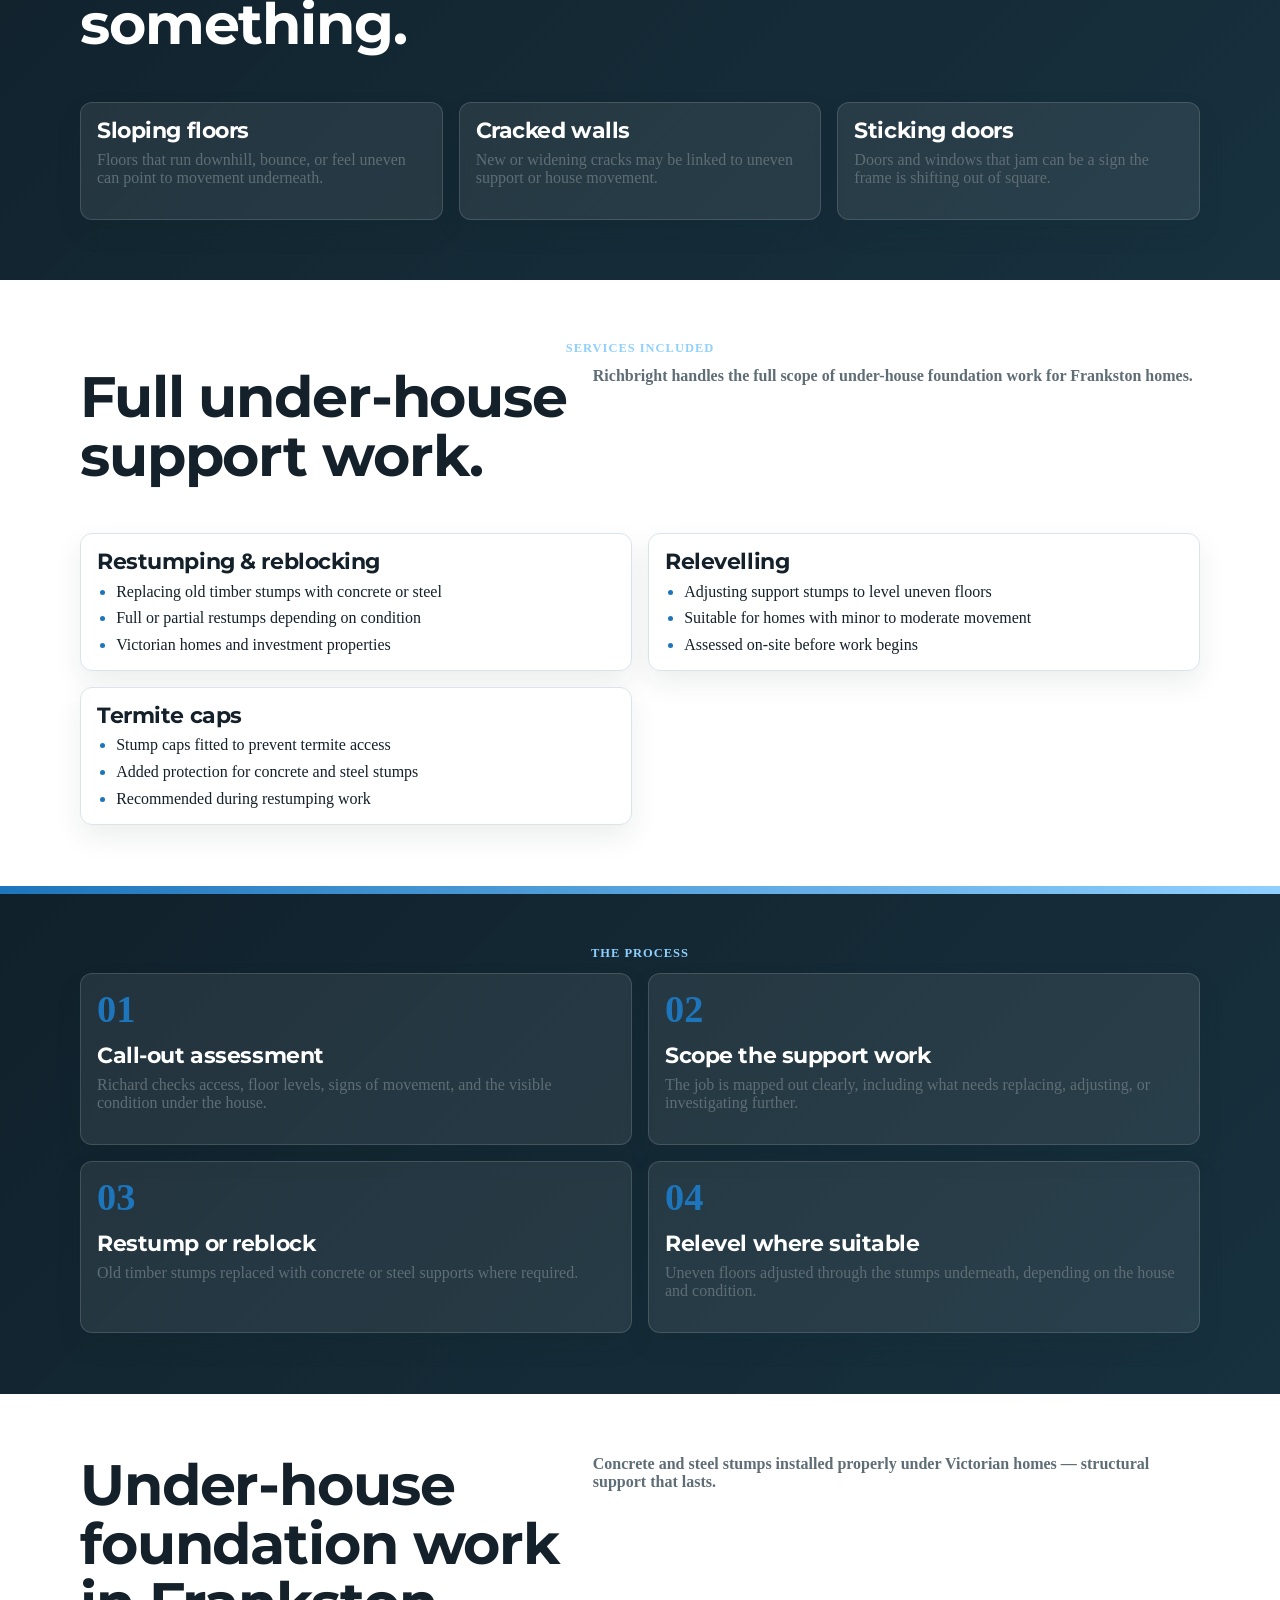
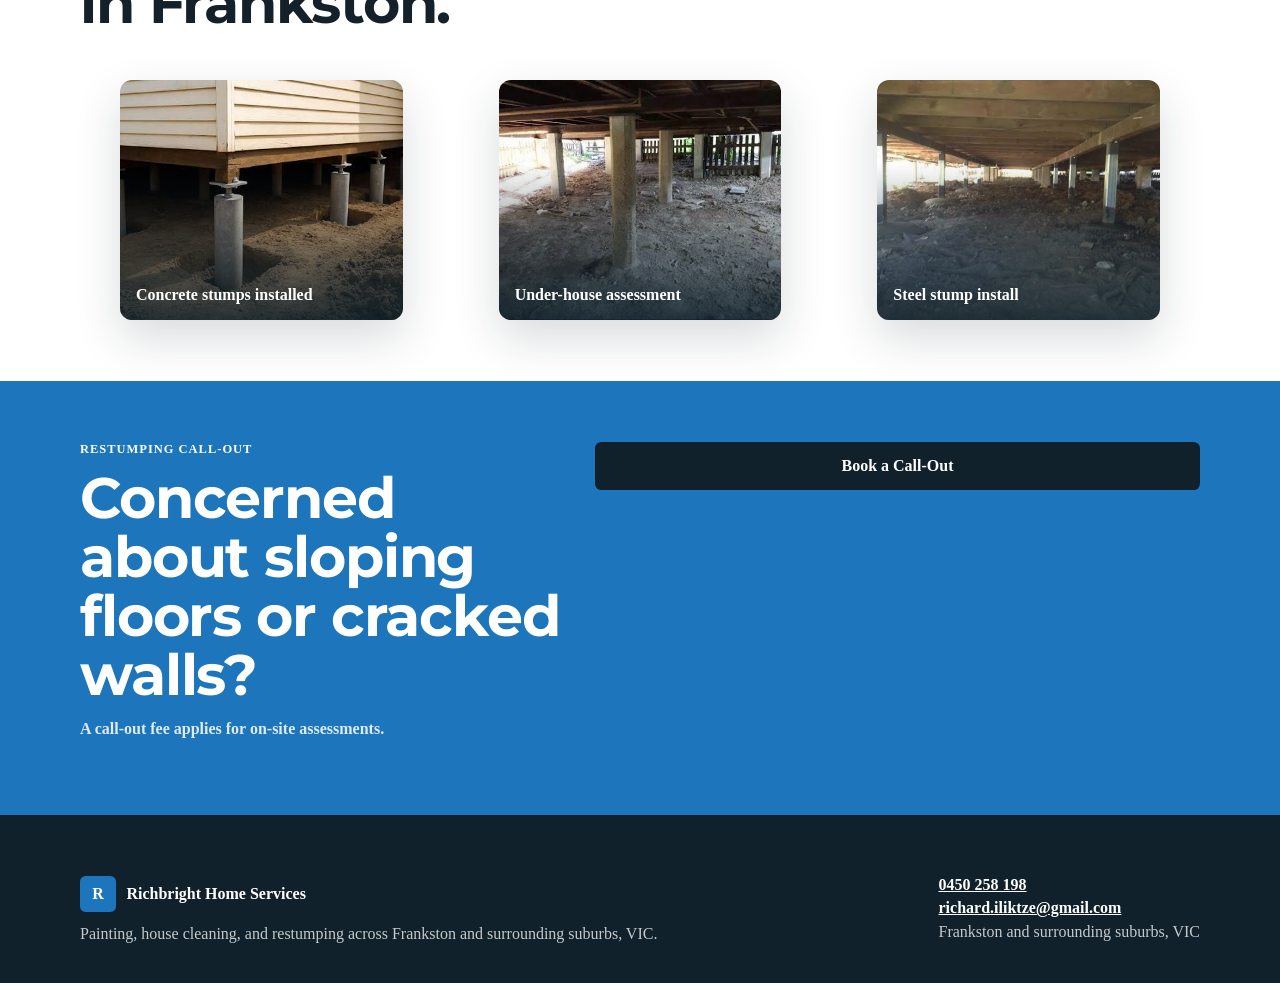
<file: restumping.html>
<!DOCTYPE html>
<html lang="en-AU">
<head>
  <meta charset="UTF-8">
  <meta name="viewport" content="width=device-width, initial-scale=1.0">
  <meta name="description" content="Restumping, reblocking, and relevelling services in Frankston and surrounding suburbs, VIC. Under-house foundation work for sloping floors, cracked walls, and sticking doors.">
  <title>Restumping & Reblocking Frankston | Richbright Home Services</title>
  <link rel="preconnect" href="https://fonts.googleapis.com">
  <link rel="preconnect" href="https://fonts.gstatic.com" crossorigin>
  <link href="https://fonts.googleapis.com/css2?family=Inter:wght@500;600;700;800;900&family=Montserrat:wght@700;800;900&display=swap" rel="stylesheet">
  <link rel="stylesheet" href="styles.css">
</head>
<body>
  <header class="site-header">
    <a class="brand" href="index.html"><span class="brand-mark" aria-hidden="true">R</span><span>Richbright Home Services</span></a>
    <button class="nav-toggle" type="button" aria-expanded="false" aria-controls="primary-nav"><span>Menu</span></button>
    <nav class="primary-nav" id="primary-nav" aria-label="Primary navigation">
      <a href="index.html">Home</a>
      <a href="painting.html">Painting</a>
      <a href="cleaning.html">Cleaning</a>
      <a class="active" href="restumping.html">Restumping</a>
      <a href="contact.html">Contact</a>
    </nav>
    <a class="header-cta" href="tel:+61450258198">0450 258 198</a>
  </header>

  <main>
    <section class="page-hero stump-hero">
      <div>
        <p class="eyebrow">Under-house foundation work — Frankston</p>
        <h1>Restumping, reblocking, and relevelling done properly.</h1>
        <p>This is structural work under the house — not tree stump grinding. Richbright assesses tired stumps, uneven floors, and homes that need solid support again.</p>
        <a class="button button-primary" href="contact.html">Book a Restumping Call-Out</a>
      </div>
      <div class="hero-media">
        <img src="assets/images/restumping-concrete-stumps.jpg" alt="New concrete stumps installed under a Victorian home in Frankston">
      </div>
    </section>

    <section class="section light-section">
      <div class="section-kicker">Plain English</div>
      <div class="service-page-grid">
        <div class="big-service-copy">
          <h2>What is restumping?</h2>
          <p>Many Victorian homes sit on stumps under the floor. Over time, old timber stumps can rot, move, sink, or stop supporting the house evenly. Restumping means replacing those old stumps with stronger concrete or steel stumps.</p>
          <p>Reblocking is the Victorian term for the same kind of work. Relevelling means adjusting the supports under the house to bring uneven floors back closer to level.</p>
        </div>
        <div class="warning-box">
          <h3>This is not yard clearing.</h3>
          <p>Richbright restumping is under-house foundation work. It is about the support structure below your floors — not removing tree stumps from a garden.</p>
        </div>
      </div>
    </section>

    <section class="section dark-band diagonal">
      <div class="section-kicker">Signs to check</div>
      <div class="section-heading split-heading">
        <h2>Your house may be telling you something.</h2>
        <p>These signs do not always mean a full restump is needed, but they are worth assessing before the problem gets worse.</p>
      </div>
      <div class="card-grid sign-grid">
        <article><h3>Sloping floors</h3><p>Floors that run downhill, bounce, or feel uneven can point to movement underneath.</p></article>
        <article><h3>Cracked walls</h3><p>New or widening cracks may be linked to uneven support or house movement.</p></article>
        <article><h3>Sticking doors</h3><p>Doors and windows that jam can be a sign the frame is shifting out of square.</p></article>
      </div>
    </section>

    <section class="section light-section">
      <div class="section-kicker">Services included</div>
      <div class="section-heading split-heading">
        <h2>Full under-house support work.</h2>
        <p>Richbright handles the full scope of under-house foundation work for Frankston homes.</p>
      </div>
      <div class="card-grid detail-card-grid">
        <article class="detail-card">
          <h3>Restumping &amp; reblocking</h3>
          <ul>
            <li>Replacing old timber stumps with concrete or steel</li>
            <li>Full or partial restumps depending on condition</li>
            <li>Victorian homes and investment properties</li>
          </ul>
        </article>
        <article class="detail-card">
          <h3>Relevelling</h3>
          <ul>
            <li>Adjusting support stumps to level uneven floors</li>
            <li>Suitable for homes with minor to moderate movement</li>
            <li>Assessed on-site before work begins</li>
          </ul>
        </article>
        <article class="detail-card">
          <h3>Termite caps</h3>
          <ul>
            <li>Stump caps fitted to prevent termite access</li>
            <li>Added protection for concrete and steel stumps</li>
            <li>Recommended during restumping work</li>
          </ul>
        </article>
      </div>
    </section>

    <section class="section dark-band diagonal">
      <div class="section-kicker">The process</div>
      <div class="process-grid">
        <article><span>01</span><h3>Call-out assessment</h3><p>Richard checks access, floor levels, signs of movement, and the visible condition under the house.</p></article>
        <article><span>02</span><h3>Scope the support work</h3><p>The job is mapped out clearly, including what needs replacing, adjusting, or investigating further.</p></article>
        <article><span>03</span><h3>Restump or reblock</h3><p>Old timber stumps replaced with concrete or steel supports where required.</p></article>
        <article><span>04</span><h3>Relevel where suitable</h3><p>Uneven floors adjusted through the stumps underneath, depending on the house and condition.</p></article>
      </div>
    </section>

    <section class="section light-section">
      <div class="section-heading split-heading">
        <h2>Under-house foundation work in Frankston.</h2>
        <p>Concrete and steel stumps installed properly under Victorian homes — structural support that lasts.</p>
      </div>
      <div class="gallery-grid light-gallery">
        <figure class="photo-tile"><img src="assets/images/restumping-concrete-stumps.jpg" alt="New concrete stumps installed under a house"><figcaption>Concrete stumps installed</figcaption></figure>
        <figure class="photo-tile"><img src="assets/images/restumping-under-house.jpg" alt="Under-house view of restumping work"><figcaption>Under-house assessment</figcaption></figure>
        <figure class="photo-tile"><img src="assets/images/restumping-steel-stumps.jpg" alt="Steel stumps after restumping work"><figcaption>Steel stump install</figcaption></figure>
      </div>
    </section>

    <section class="section cta-panel">
      <div>
        <p class="eyebrow">Restumping call-out</p>
        <h2>Concerned about sloping floors or cracked walls?</h2>
        <p>A call-out fee applies for on-site assessments.</p>
      </div>
      <a class="button button-primary" href="contact.html">Book a Call-Out</a>
    </section>
  </main>

  <footer class="site-footer">
    <div><a class="brand footer-brand" href="index.html"><span class="brand-mark" aria-hidden="true">R</span><span>Richbright Home Services</span></a><p>Painting, house cleaning, and restumping across Frankston and surrounding suburbs, VIC.</p></div>
    <address><a href="tel:+61450258198">0450 258 198</a><a href="mailto:richard.iliktze@gmail.com">richard.iliktze@gmail.com</a><span>Frankston and surrounding suburbs, VIC</span></address>
  </footer>
  <div class="mobile-action-bar" aria-label="Quick contact actions"><a href="tel:+61450258198">Call</a><a href="contact.html">Book Call-Out</a></div>
  <script src="script.js"></script>
</body>
</html>
</file>
<file: styles.css>
:root {
  --navy: #10212b;
  --navy-2: #183240;
  --blue: #1d75bb;
  --blue-dark: #15598f;
  --white: #ffffff;
  --ink: #14202a;
  --muted: #5f6d76;
  --line: #dbe4ea;
  --soft: #f4f8fb;
  --shadow: 0 18px 46px rgba(16, 33, 43, 0.16);
}

* {
  box-sizing: border-box;
}

html {
  scroll-behavior: smooth;
}

body {
  margin: 0;
  color: var(--ink);
  background: var(--white);
  font-family: "Inter", Arial, sans-serif;
  line-height: 1.55;
}

body,
button,
input,
select,
textarea {
  font: inherit;
}

img {
  display: block;
  max-width: 100%;
}

a {
  color: inherit;
}

svg {
  display: block;
  width: 100%;
  height: 100%;
}

svg path,
svg rect,
svg circle {
  fill: none;
  stroke: currentColor;
  stroke-width: 2;
  stroke-linecap: round;
  stroke-linejoin: round;
}

.site-header {
  position: sticky;
  top: 0;
  z-index: 40;
  display: grid;
  grid-template-columns: 1fr auto;
  gap: 0.75rem;
  align-items: center;
  padding: 0.8rem 1rem;
  color: var(--white);
  background: rgba(16, 33, 43, 0.97);
  border-bottom: 1px solid rgba(255, 255, 255, 0.12);
  backdrop-filter: blur(14px);
}

.brand {
  display: inline-flex;
  align-items: center;
  gap: 0.65rem;
  min-width: 0;
  color: var(--white);
  font-weight: 900;
  text-decoration: none;
}

.brand span:last-child {
  overflow: hidden;
  text-overflow: ellipsis;
  white-space: nowrap;
}

.brand-mark {
  display: grid;
  flex: 0 0 auto;
  width: 2.25rem;
  height: 2.25rem;
  place-items: center;
  color: var(--white);
  background: var(--blue);
  border-radius: 0.35rem;
  font-weight: 900;
}

.nav-toggle,
.header-cta {
  border: 0;
  border-radius: 0.4rem;
  font-weight: 900;
}

.nav-toggle {
  padding: 0.7rem 0.85rem;
  color: var(--white);
  background: rgba(255, 255, 255, 0.12);
}

.primary-nav {
  display: none;
  grid-column: 1 / -1;
  gap: 0.35rem;
  padding-top: 0.4rem;
}

.primary-nav.is-open {
  display: grid;
}

.primary-nav a,
.header-cta {
  text-decoration: none;
}

.primary-nav a {
  padding: 0.75rem;
  color: rgba(255, 255, 255, 0.78);
  border-radius: 0.4rem;
  font-weight: 800;
}

.primary-nav a:hover,
.primary-nav a:focus-visible,
.primary-nav a.active {
  color: var(--white);
  background: var(--blue);
}

.header-cta {
  display: none;
  padding: 0.75rem 1rem;
  color: var(--white);
  background: var(--blue);
}

.hero,
.page-hero,
.contact-hero,
.section,
.site-footer {
  display: grid;
  justify-items: center;
  width: 100%;
  padding: 3.8rem 1rem;
}

.hero,
.page-hero,
.contact-hero {
  gap: 2rem;
  align-items: center;
  color: var(--white);
  background:
    linear-gradient(135deg, rgba(16, 33, 43, 0.96), rgba(24, 50, 64, 0.9)),
    var(--navy);
}

.hero-copy,
.hero-media,
.page-hero > div,
.contact-hero > div,
.contact-form,
.section-heading,
.card-grid,
.gallery-grid,
.process-grid,
.service-page-grid,
.cta-panel > div,
.cta-panel > a,
.site-footer > div,
.site-footer > address {
  width: min(1120px, 100%);
}

.eyebrow,
.section-kicker {
  margin: 0 0 0.7rem;
  color: #8fd0ff;
  font-size: 0.78rem;
  font-weight: 900;
  letter-spacing: 0.08em;
  text-transform: uppercase;
}

h1,
h2,
h3,
p,
figure {
  margin-top: 0;
}

h1,
h2,
h3 {
  font-family: "Montserrat", "Inter", Arial, sans-serif;
  letter-spacing: -0.02em;
  line-height: 1.04;
}

h1 {
  max-width: 13ch;
  margin-bottom: 1rem;
  color: var(--white);
  font-size: clamp(2.5rem, 9vw, 5rem);
}

h2 {
  margin-bottom: 1rem;
  color: var(--ink);
  font-size: clamp(2rem, 6vw, 3.55rem);
}

h3 {
  margin-bottom: 0.6rem;
  color: var(--ink);
  font-size: 1.35rem;
}

.hero-lead,
.page-hero p,
.contact-hero p {
  max-width: 44rem;
  color: rgba(255, 255, 255, 0.84);
  font-size: 1.05rem;
}

.hero-actions {
  display: flex;
  flex-wrap: wrap;
  gap: 0.75rem;
  margin-top: 1.3rem;
}

.button {
  display: inline-flex;
  align-items: center;
  justify-content: center;
  min-height: 3rem;
  padding: 0.85rem 1.15rem;
  border: 0;
  border-radius: 0.4rem;
  font-weight: 900;
  text-decoration: none;
  cursor: pointer;
}

.button-primary {
  color: var(--white);
  background: var(--blue);
  box-shadow: 0 12px 26px rgba(29, 117, 187, 0.24);
}

.button-primary:hover,
.button-primary:focus-visible,
.header-cta:hover,
.header-cta:focus-visible {
  background: var(--blue-dark);
}

.button-ghost {
  color: var(--white);
  border: 1px solid rgba(255, 255, 255, 0.45);
}

.button-ghost:hover,
.button-ghost:focus-visible {
  background: rgba(255, 255, 255, 0.12);
}

.hero-media {
  position: relative;
  overflow: hidden;
  border-radius: 0.8rem;
  box-shadow: var(--shadow);
}

.hero-media img {
  width: 100%;
  aspect-ratio: 4 / 3;
  object-fit: cover;
}

.media-badge {
  position: absolute;
  right: 1rem;
  bottom: 1rem;
  left: 1rem;
  padding: 1rem;
  color: var(--white);
  background: rgba(16, 33, 43, 0.86);
  border-left: 0.3rem solid var(--blue);
  border-radius: 0.5rem;
}

.media-badge strong,
.media-badge span {
  display: block;
}

.media-badge span {
  color: rgba(255, 255, 255, 0.78);
}

.trust-strip {
  display: grid;
  grid-template-columns: repeat(2, 1fr);
  gap: 1px;
  color: var(--white);
  background: var(--navy);
}

.trust-strip span {
  display: grid;
  min-height: 4.1rem;
  place-items: center;
  padding: 0.85rem;
  background: var(--navy-2);
  font-weight: 900;
  text-align: center;
}

.light-section {
  background: var(--white);
}

.dark-band {
  color: var(--white);
  background:
    linear-gradient(135deg, rgba(16, 33, 43, 0.96), rgba(24, 50, 64, 0.94)),
    var(--navy);
}

.dark-band h2,
.dark-band h3 {
  color: var(--white);
}

.dark-band p {
  color: rgba(255, 255, 255, 0.8);
}

.diagonal {
  position: relative;
}

.diagonal::before {
  content: "";
  position: absolute;
  inset: 0 0 auto;
  height: 0.5rem;
  background: linear-gradient(90deg, var(--blue), #8fd0ff);
}

.split-heading {
  display: grid;
  gap: 1rem;
  margin-bottom: 2rem;
}

.split-heading p {
  color: var(--muted);
  font-weight: 700;
}

.dark-band .split-heading p {
  color: rgba(255, 255, 255, 0.82);
}

.card-grid,
.gallery-grid,
.process-grid,
.service-page-grid {
  display: grid;
  gap: 1rem;
}

.preview-card,
.detail-card,
.sign-grid article,
.process-grid article,
.warning-box {
  overflow: hidden;
  padding: 1rem;
  background: var(--white);
  border: 1px solid var(--line);
  border-radius: 0.75rem;
  box-shadow: 0 12px 28px rgba(16, 33, 43, 0.08);
}

.preview-card > img {
  width: calc(100% + 2rem);
  max-width: none;
  height: 12.5rem;
  margin: -1rem -1rem 1rem;
  object-fit: cover;
}

.dark-band .sign-grid article,
.dark-band .process-grid article {
  background: rgba(255, 255, 255, 0.08);
  border-color: rgba(255, 255, 255, 0.14);
}

.icon-box {
  display: grid;
  width: 3rem;
  height: 3rem;
  margin-bottom: 0.9rem;
  place-items: center;
  color: var(--white);
  background: var(--blue);
  border-radius: 0.5rem;
}

.icon-box svg {
  width: 1.8rem;
  height: 1.8rem;
}

.preview-card p,
.detail-card p,
.service-page-grid p,
.process-grid p,
.sign-grid p {
  color: var(--muted);
}

.text-link {
  display: inline-flex;
  margin-top: 0.75rem;
  color: var(--blue-dark);
  font-weight: 900;
}

.gallery-grid {
  grid-template-columns: 1fr;
}

.photo-tile {
  position: relative;
  overflow: hidden;
  min-height: 13rem;
  margin-bottom: 0;
  border-radius: 0.75rem;
  box-shadow: var(--shadow);
}

.photo-tile img {
  width: 100%;
  height: 100%;
  min-height: 13rem;
  object-fit: cover;
}

.photo-tile::after {
  content: "";
  position: absolute;
  inset: 0;
  background: linear-gradient(180deg, transparent 35%, rgba(16, 33, 43, 0.88));
}

.photo-tile figcaption {
  position: absolute;
  right: 1rem;
  bottom: 1rem;
  left: 1rem;
  z-index: 1;
  color: var(--white);
  font-weight: 900;
}

.cta-panel {
  display: grid;
  gap: 1.25rem;
  color: var(--white);
  background: var(--blue);
}

.cta-panel h2,
.cta-panel .eyebrow {
  color: var(--white);
}

.cta-panel p {
  color: rgba(255, 255, 255, 0.86);
  font-weight: 800;
}

.cta-panel .button-primary {
  background: var(--navy);
  box-shadow: none;
}

.page-hero,
.contact-hero {
  min-height: auto;
}

.feature-list,
.big-service-copy,
.warning-box {
  display: grid;
  gap: 1rem;
}

.feature-list article {
  padding-left: 1rem;
  border-left: 0.3rem solid var(--blue);
}

.detail-card ul {
  display: grid;
  gap: 0.55rem;
  margin: 0;
  padding-left: 1.2rem;
}

.detail-card li::marker {
  color: var(--blue);
  font-weight: 900;
}

.process-grid article span {
  display: inline-block;
  margin-bottom: 1rem;
  color: var(--blue);
  font-weight: 900;
  font-size: 2.4rem;
  line-height: 1;
}

.warning-box {
  color: var(--white);
  background: var(--navy);
  border-color: var(--blue);
}

.warning-box h3 {
  color: #8fd0ff;
}

.warning-box p {
  color: rgba(255, 255, 255, 0.82);
}

.phone-feature {
  display: inline-flex;
  margin-top: 1rem;
  color: #8fd0ff;
  font-size: clamp(2rem, 7vw, 3.4rem);
  font-weight: 900;
  line-height: 1;
  text-decoration: none;
}

.contact-form {
  display: grid;
  gap: 1rem;
  padding: 1rem;
  color: var(--ink);
  background: var(--white);
  border-radius: 0.75rem;
  box-shadow: var(--shadow);
}

.form-note {
  margin: 0;
  padding: 0.85rem;
  color: var(--navy);
  background: #e8f4fc;
  border-left: 0.3rem solid var(--blue);
  font-weight: 900;
}

.form-row {
  display: grid;
  gap: 0.35rem;
}

label {
  font-weight: 900;
}

input,
select,
textarea {
  width: 100%;
  min-height: 3rem;
  padding: 0.8rem 0.9rem;
  color: var(--ink);
  background: var(--soft);
  border: 1px solid #b8c6cf;
  border-radius: 0.4rem;
}

textarea {
  resize: vertical;
}

.form-submit {
  width: 100%;
}

.form-status {
  min-height: 1.4rem;
  margin: 0;
  color: #126a2f;
  font-weight: 900;
}

.form-status.is-error {
  color: #b42318;
}

input:focus,
select:focus,
textarea:focus,
a:focus-visible,
button:focus-visible {
  outline: 3px solid rgba(29, 117, 187, 0.6);
  outline-offset: 3px;
}

.site-footer {
  gap: 1.5rem;
  color: rgba(255, 255, 255, 0.76);
  background: var(--navy);
  padding-bottom: 6rem;
}

.site-footer p {
  margin: 0.85rem 0 0;
}

address {
  display: grid;
  gap: 0.35rem;
  font-style: normal;
}

address a {
  color: var(--white);
  font-weight: 900;
}

.mobile-action-bar {
  position: fixed;
  right: 0;
  bottom: 0;
  left: 0;
  z-index: 50;
  display: grid;
  grid-template-columns: 1fr 1fr;
  background: var(--navy);
  box-shadow: 0 -16px 32px rgba(0, 0, 0, 0.22);
}

.mobile-action-bar a {
  display: grid;
  min-height: 3.7rem;
  place-items: center;
  color: var(--white);
  font-weight: 900;
  text-decoration: none;
}

.mobile-action-bar a:last-child {
  background: var(--blue);
}

@media (min-width: 768px) {
  .site-header {
    grid-template-columns: auto 1fr auto;
    padding: 0.95rem 1.5rem;
  }

  .nav-toggle {
    display: none;
  }

  .primary-nav {
    display: flex;
    grid-column: auto;
    justify-content: center;
    padding: 0;
  }

  .primary-nav a {
    padding: 0.65rem 0.75rem;
  }

  .header-cta {
    display: inline-flex;
  }

  .hero,
  .page-hero,
  .contact-hero {
    grid-template-columns: minmax(0, 0.95fr) minmax(20rem, 0.85fr);
    padding: 5.5rem 1.5rem;
  }

  .section,
  .site-footer {
    padding-right: 1.5rem;
    padding-left: 1.5rem;
  }

  .trust-strip {
    grid-template-columns: repeat(4, 1fr);
  }

  .split-heading,
  .service-page-grid,
  .cta-panel {
    grid-template-columns: 0.9fr 1.1fr;
    align-items: start;
  }

  .service-preview-grid,
  .sign-grid,
  .three-step {
    grid-template-columns: repeat(3, 1fr);
  }

  .detail-card-grid,
  .process-grid {
    grid-template-columns: repeat(2, 1fr);
  }

  .gallery-grid {
    grid-template-columns: repeat(3, 1fr);
  }

  .contact-form {
    padding: 1.5rem;
  }

  .site-footer {
    grid-template-columns: 1fr auto;
    align-items: start;
    padding-bottom: 2.5rem;
  }

  .mobile-action-bar {
    display: none;
  }
}

@media (min-width: 1280px) {
  .site-header,
  .hero,
  .page-hero,
  .contact-hero,
  .section,
  .site-footer {
    padding-right: calc((100vw - 1120px) / 2);
    padding-left: calc((100vw - 1120px) / 2);
  }

  .home-hero {
    min-height: 78vh;
  }

  h1 {
    font-size: 5.35rem;
  }

  .photo-tile,
  .photo-tile img {
    min-height: 15rem;
  }
}
</file>
